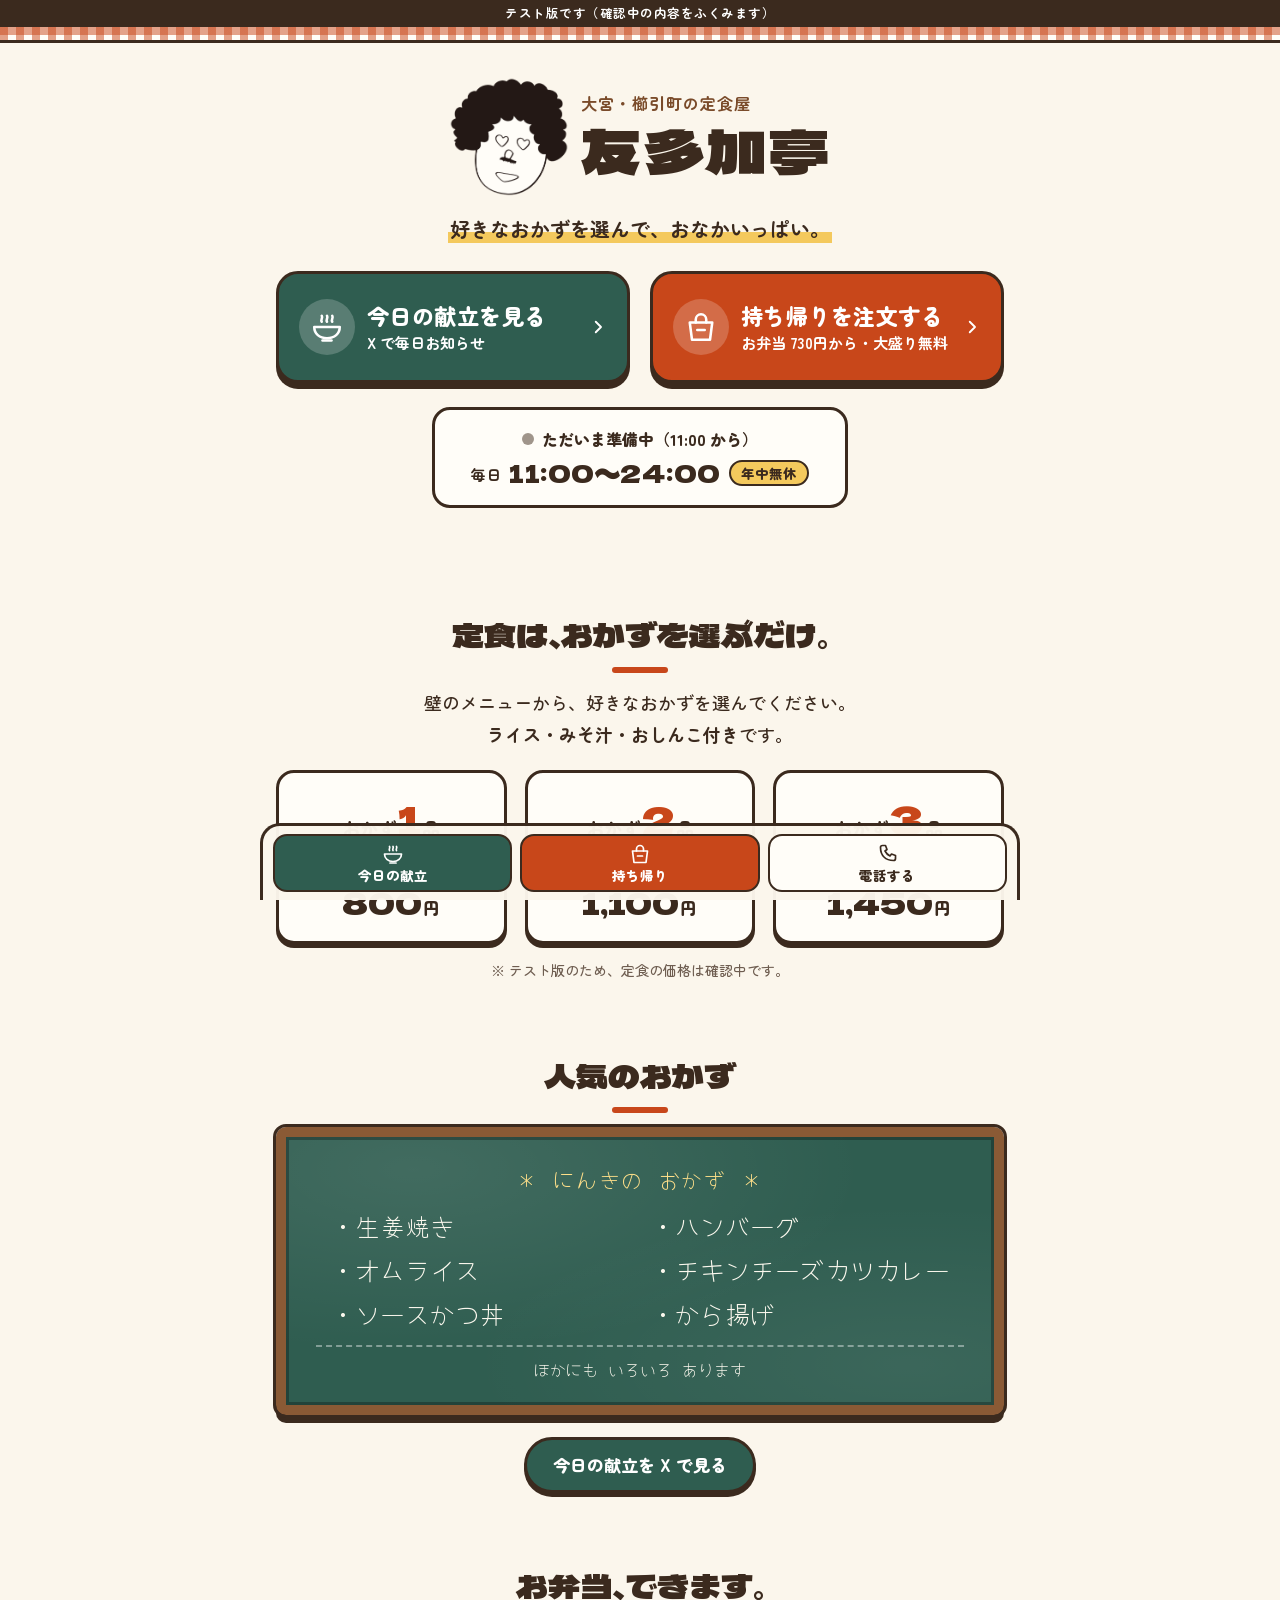
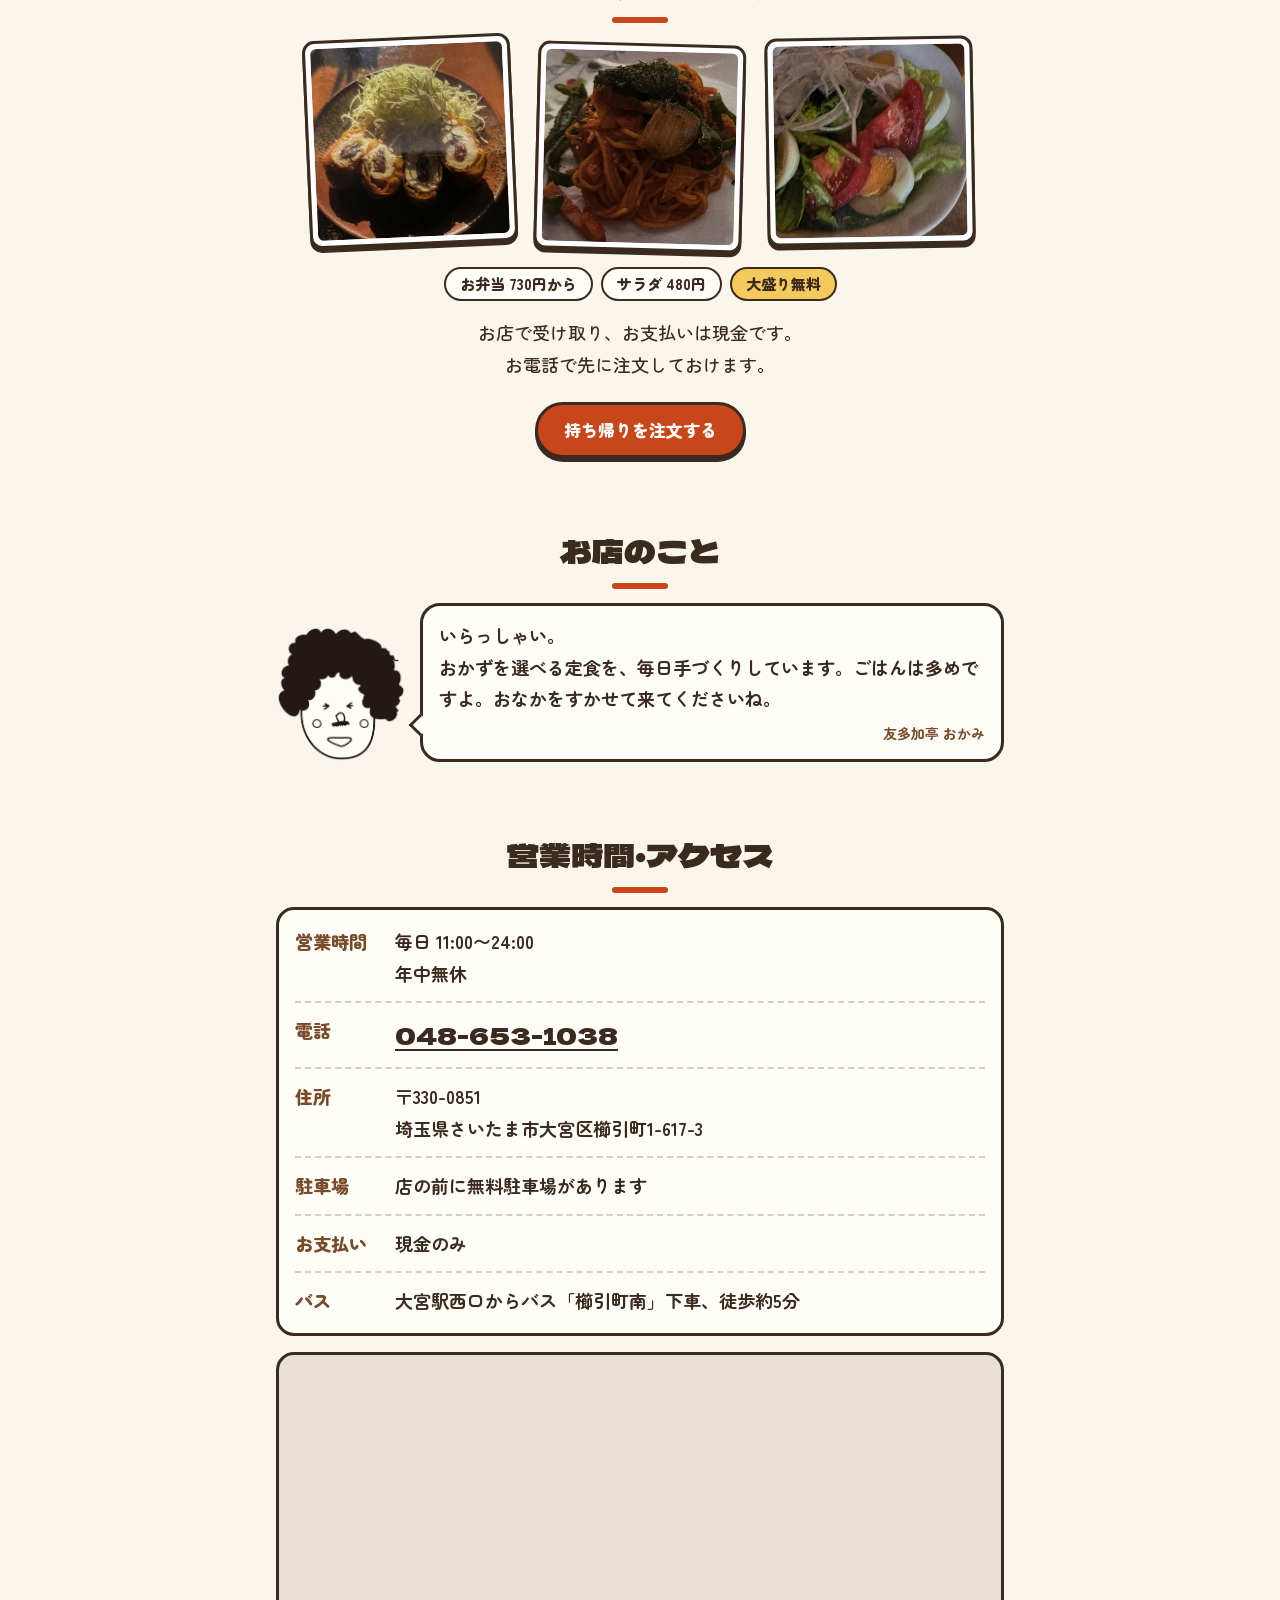
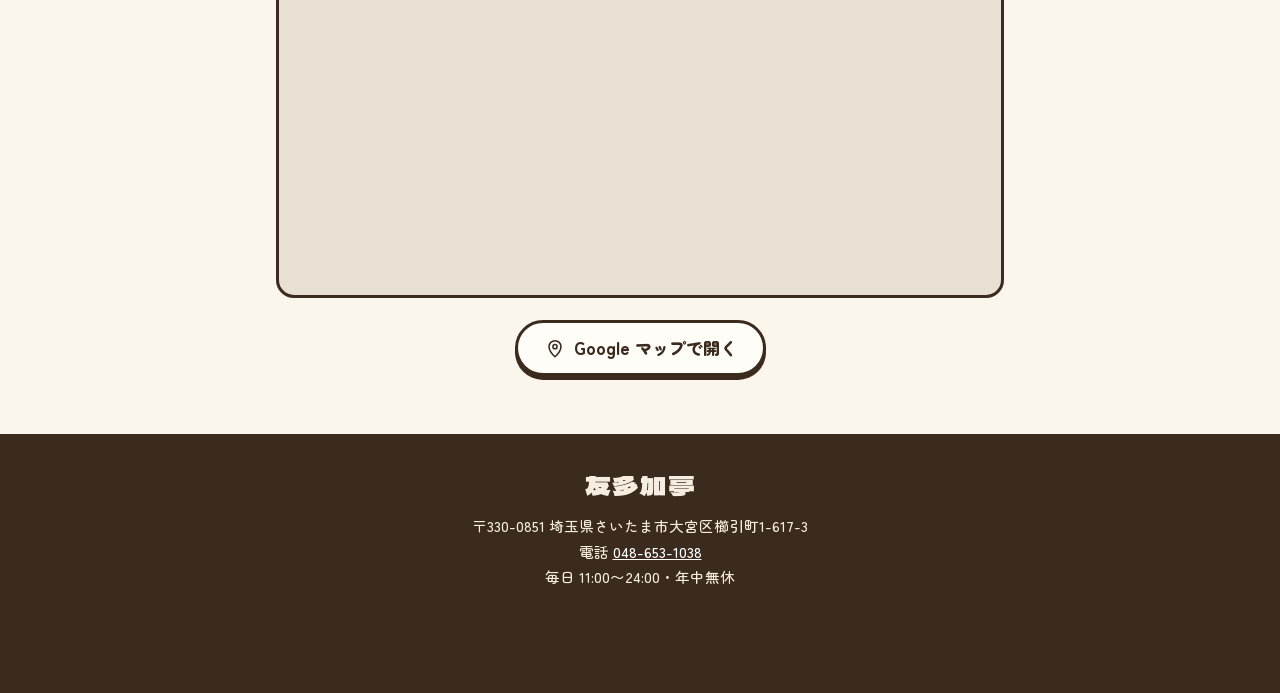
<file: index.html>
<!DOCTYPE html>
<html lang="ja">
<head>
  <meta charset="utf-8">
  <meta name="viewport" content="width=device-width, initial-scale=1, viewport-fit=cover">
  <title>友多加亭｜大宮・櫛引町の定食屋（お弁当の持ち帰りできます）</title>
  <meta name="description" content="さいたま市大宮区櫛引町の定食屋、友多加亭。好きなおかずを選べる、家庭的でボリュームのある定食。お弁当の持ち帰りもできます。毎日11:00〜24:00、年中無休。">
  <!-- テスト版：検索に載せない。本番公開のときにこの行を消す -->
  <meta name="robots" content="noindex, nofollow">
  <meta name="theme-color" content="#FBF6EC">
  <meta name="format-detection" content="telephone=no">
  <meta property="og:type" content="website">
  <meta property="og:title" content="友多加亭｜大宮・櫛引町の定食屋">
  <meta property="og:description" content="好きなおかずを選んで、おなかいっぱい。お弁当の持ち帰りもできます。">
  <link rel="icon" href="images/favicon.png" type="image/png">
  <link rel="preconnect" href="https://fonts.googleapis.com">
  <link rel="preconnect" href="https://fonts.gstatic.com" crossorigin>
  <link href="https://fonts.googleapis.com/css2?family=Dela+Gothic+One&family=Yomogi&family=Zen+Maru+Gothic:wght@500;700;900&display=swap" rel="stylesheet">
  <link rel="stylesheet" href="css/style.css?v=6">
  <script type="application/ld+json">
  {
    "@context": "https://schema.org",
    "@type": "Restaurant",
    "name": "友多加亭",
    "telephone": "+81-48-653-1038",
    "servesCuisine": "定食",
    "paymentAccepted": "現金",
    "address": {
      "@type": "PostalAddress",
      "postalCode": "330-0851",
      "addressRegion": "埼玉県",
      "addressLocality": "さいたま市大宮区",
      "streetAddress": "櫛引町1-617-3",
      "addressCountry": "JP"
    },
    "openingHoursSpecification": [{
      "@type": "OpeningHoursSpecification",
      "dayOfWeek": ["Monday", "Tuesday", "Wednesday", "Thursday", "Friday", "Saturday", "Sunday"],
      "opens": "11:00",
      "closes": "23:59"
    }]
  }
  </script>
</head>
<body>

<svg xmlns="http://www.w3.org/2000/svg" class="sprite" aria-hidden="true">
  <symbol id="i-bowl" viewBox="0 0 48 48" fill="none" stroke="currentColor" stroke-width="3.4" stroke-linecap="round" stroke-linejoin="round">
    <path d="M7 24h34c0 9-7 15-17 15S7 33 7 24z"/><path d="M18 42h12"/>
    <path d="M17 17c-2-3 2-5 0-8M24 17c-2-3 2-5 0-8M31 17c-2-3 2-5 0-8"/>
  </symbol>
  <symbol id="i-bag" viewBox="0 0 48 48" fill="none" stroke="currentColor" stroke-width="3.4" stroke-linecap="round" stroke-linejoin="round">
    <path d="M9 18h30l-3 23H12L9 18z"/><path d="M17 18v-4a7 7 0 0 1 14 0v4"/><path d="M19 28h10"/>
  </symbol>
  <symbol id="i-phone" viewBox="0 0 48 48" fill="none" stroke="currentColor" stroke-width="3.4" stroke-linecap="round" stroke-linejoin="round">
    <path d="M15 7h6l3 8-4 3c2 4 6 8 10 10l3-4 8 3v6c0 2-2 4-4 4C21 37 11 27 11 11c0-2 2-4 4-4z"/>
  </symbol>
  <symbol id="i-pin" viewBox="0 0 48 48" fill="none" stroke="currentColor" stroke-width="3.4" stroke-linecap="round" stroke-linejoin="round">
    <path d="M24 43s13-12 13-22a13 13 0 1 0-26 0c0 10 13 22 13 22z"/><circle cx="24" cy="21" r="4.5"/>
  </symbol>
  <symbol id="i-arrow" viewBox="0 0 48 48" fill="none" stroke="currentColor" stroke-width="5" stroke-linecap="round" stroke-linejoin="round">
    <path d="M18 10l14 14-14 14"/>
  </symbol>
</svg>

<p class="test-banner">テスト版です（確認中の内容をふくみます）</p>
<div class="gingham" aria-hidden="true"></div>

<header class="hero">
  <div class="brand">
    <img class="brand__mascot" src="images/mascot-love.png" width="557" height="560" alt="">
    <div class="brand__text">
      <p class="brand__area">大宮・櫛引町の定食屋</p>
      <h1 class="brand__name">友多加亭</h1>
    </div>
  </div>

  <p class="hero__copy"><span class="marker">好きなおかずを選んで、<wbr>おなかいっぱい。</span></p>

  <nav class="actions" aria-label="よく使うリンク">
    <a class="bigbtn bigbtn--menu" href="#" data-x>
      <span class="bigbtn__icon"><svg aria-hidden="true"><use href="#i-bowl"/></svg></span>
      <span class="bigbtn__text">
        <span class="bigbtn__main">今日の献立を見る</span>
        <span class="bigbtn__sub">X で毎日お知らせ</span>
      </span>
      <svg class="bigbtn__arrow" aria-hidden="true"><use href="#i-arrow"/></svg>
    </a>
    <a class="bigbtn bigbtn--takeout" href="takeout.html">
      <span class="bigbtn__icon"><svg aria-hidden="true"><use href="#i-bag"/></svg></span>
      <span class="bigbtn__text">
        <span class="bigbtn__main">持ち帰りを注文する</span>
        <span class="bigbtn__sub">お弁当 730円から・大盛り無料</span>
      </span>
      <svg class="bigbtn__arrow" aria-hidden="true"><use href="#i-arrow"/></svg>
    </a>
  </nav>

  <div class="hours" id="hours">
    <p class="status" id="status" aria-live="polite"><span class="status__dot" aria-hidden="true"></span><span id="status-text">営業時間</span></p>
    <p class="hours__time">毎日 <b data-hours>11:00〜24:00</b> <span class="hours__chip" data-holiday>年中無休</span></p>
  </div>
</header>

<main>
  <section class="sec" id="teishoku" aria-labelledby="teishoku-title">
    <h2 class="sec__title" id="teishoku-title">定食は、<wbr>おかずを選ぶだけ。</h2>
    <p class="sec__lead">壁のメニューから、<wbr><span class="nowrap">好きなおかずを選んでください。</span><br><b data-includes>ライス・みそ汁・おしんこ付き</b>です。</p>
    <ul class="plans" id="plans">
      <li class="plan"><span class="plan__count">おかず<b>1</b>品</span><span class="plan__price"><b>800</b>円</span></li>
      <li class="plan"><span class="plan__count">おかず<b>2</b>品</span><span class="plan__price"><b>1,100</b>円</span></li>
      <li class="plan"><span class="plan__count">おかず<b>3</b>品</span><span class="plan__price"><b>1,450</b>円</span></li>
    </ul>
    <p class="note">※ テスト版のため、定食の価格は確認中です。</p>
  </section>

  <section class="sec" id="popular" aria-labelledby="popular-title">
    <h2 class="sec__title" id="popular-title">人気のおかず</h2>
    <div class="board">
      <p class="board__title">＊ にんきの おかず ＊</p>
      <ul class="board__list" id="popular-list">
        <li>生姜焼き</li>
        <li>ハンバーグ</li>
        <li>オムライス</li>
        <li>チキンチーズカツカレー</li>
        <li>ソースかつ丼</li>
        <li>から揚げ</li>
      </ul>
      <p class="board__foot">ほかにも いろいろ あります</p>
    </div>
    <p class="sec__after"><a class="btn btn--green" href="#" data-x>今日の献立を X で見る</a></p>
  </section>

  <section class="sec" id="takeout" aria-labelledby="takeout-title">
    <h2 class="sec__title" id="takeout-title">お弁当、できます。</h2>
    <ul class="snaps">
      <li class="snap"><img src="images/food-1.webp" width="720" height="667" alt="友多加亭の揚げ物の一皿" loading="lazy"></li>
      <li class="snap"><img src="images/food-2.webp" width="720" height="645" alt="友多加亭のナポリタン" loading="lazy"></li>
      <li class="snap"><img src="images/food-3.webp" width="660" height="720" alt="友多加亭のサラダ" loading="lazy"></li>
    </ul>
    <ul class="tags">
      <li class="tag">お弁当 730円から</li>
      <li class="tag">サラダ 480円</li>
      <li class="tag tag--strong">大盛り無料</li>
    </ul>
    <p class="sec__lead">お店で受け取り、お支払いは現金です。<br>お電話で先に注文しておけます。</p>
    <p class="sec__after"><a class="btn btn--kaki" href="takeout.html">持ち帰りを注文する</a></p>
  </section>

  <section class="sec" id="about" aria-labelledby="about-title">
    <h2 class="sec__title" id="about-title">お店のこと</h2>
    <div class="about">
      <img class="about__mascot" src="images/mascot-wink.png" width="533" height="560" alt="" loading="lazy">
      <div class="bubble">
        <p>いらっしゃい。<br>おかずを選べる定食を、毎日手づくりしています。ごはんは多めですよ。おなかをすかせて来てくださいね。</p>
        <p class="bubble__sign">友多加亭 おかみ</p>
      </div>
    </div>
  </section>

  <section class="sec" id="access" aria-labelledby="access-title">
    <h2 class="sec__title" id="access-title">営業時間・アクセス</h2>
    <dl class="info">
      <div class="info__row"><dt>営業時間</dt><dd>毎日 <span data-hours>11:00〜24:00</span><br><span data-holiday>年中無休</span></dd></div>
      <div class="info__row"><dt>電話</dt><dd><a class="tel" href="tel:0486531038" data-tel>048-653-1038</a></dd></div>
      <div class="info__row"><dt>住所</dt><dd>〒<span data-postal>330-0851</span><br><span data-address>埼玉県さいたま市大宮区櫛引町1-617-3</span></dd></div>
      <div class="info__row"><dt>駐車場</dt><dd>店の前に無料駐車場があります</dd></div>
      <div class="info__row"><dt>お支払い</dt><dd>現金のみ</dd></div>
      <div class="info__row"><dt>バス</dt><dd>大宮駅西口からバス「櫛引町南」下車、徒歩約5分</dd></div>
    </dl>
    <div class="map">
      <iframe title="友多加亭の地図" loading="lazy" referrerpolicy="no-referrer-when-downgrade"
        src="https://www.google.com/maps?q=%E5%8F%8B%E5%A4%9A%E5%8A%A0%E4%BA%AD%20%E3%81%95%E3%81%84%E3%81%9F%E3%81%BE%E5%B8%82%E5%A4%A7%E5%AE%AE%E5%8C%BA%E6%AB%9B%E5%BC%95%E7%94%BA1-617-3&z=16&output=embed"></iframe>
    </div>
    <p class="sec__after"><a class="btn btn--paper" href="#" data-map target="_blank" rel="noopener"><svg aria-hidden="true"><use href="#i-pin"/></svg>Google マップで開く</a></p>
  </section>
</main>

<footer class="footer">
  <p class="footer__name">友多加亭</p>
  <p>〒330-0851 埼玉県さいたま市大宮区櫛引町1-617-3</p>
  <p>電話 <a href="tel:0486531038" data-tel>048-653-1038</a></p>
  <p>毎日 11:00〜24:00・年中無休</p>
</footer>

<nav class="dock" id="dock" aria-label="クイックメニュー">
  <a class="dock__btn dock__btn--menu" href="#" data-x><svg aria-hidden="true"><use href="#i-bowl"/></svg>今日の献立</a>
  <a class="dock__btn dock__btn--takeout" href="takeout.html"><svg aria-hidden="true"><use href="#i-bag"/></svg>持ち帰り</a>
  <a class="dock__btn dock__btn--tel" href="tel:0486531038" data-tel="keep"><svg aria-hidden="true"><use href="#i-phone"/></svg>電話する</a>
</nav>

<dialog class="note" id="x-note" aria-labelledby="x-note-title">
  <img src="images/mascot-wink.png" width="533" height="560" alt="" class="note__mascot">
  <h2 id="x-note-title">X は準備中です</h2>
  <p>もうすぐ、今日の献立を X でお知らせします。<br>それまでは、お電話でお聞きください。</p>
  <p><a class="btn btn--paper" href="tel:0486531038" data-tel="keep"><svg aria-hidden="true"><use href="#i-phone"/></svg>048-653-1038</a></p>
  <form method="dialog"><button class="btn btn--ink" type="submit">とじる</button></form>
</dialog>

<script src="js/shop-data.js?v=6"></script>
<script src="js/main.js?v=6"></script>
</body>
</html>
</file>
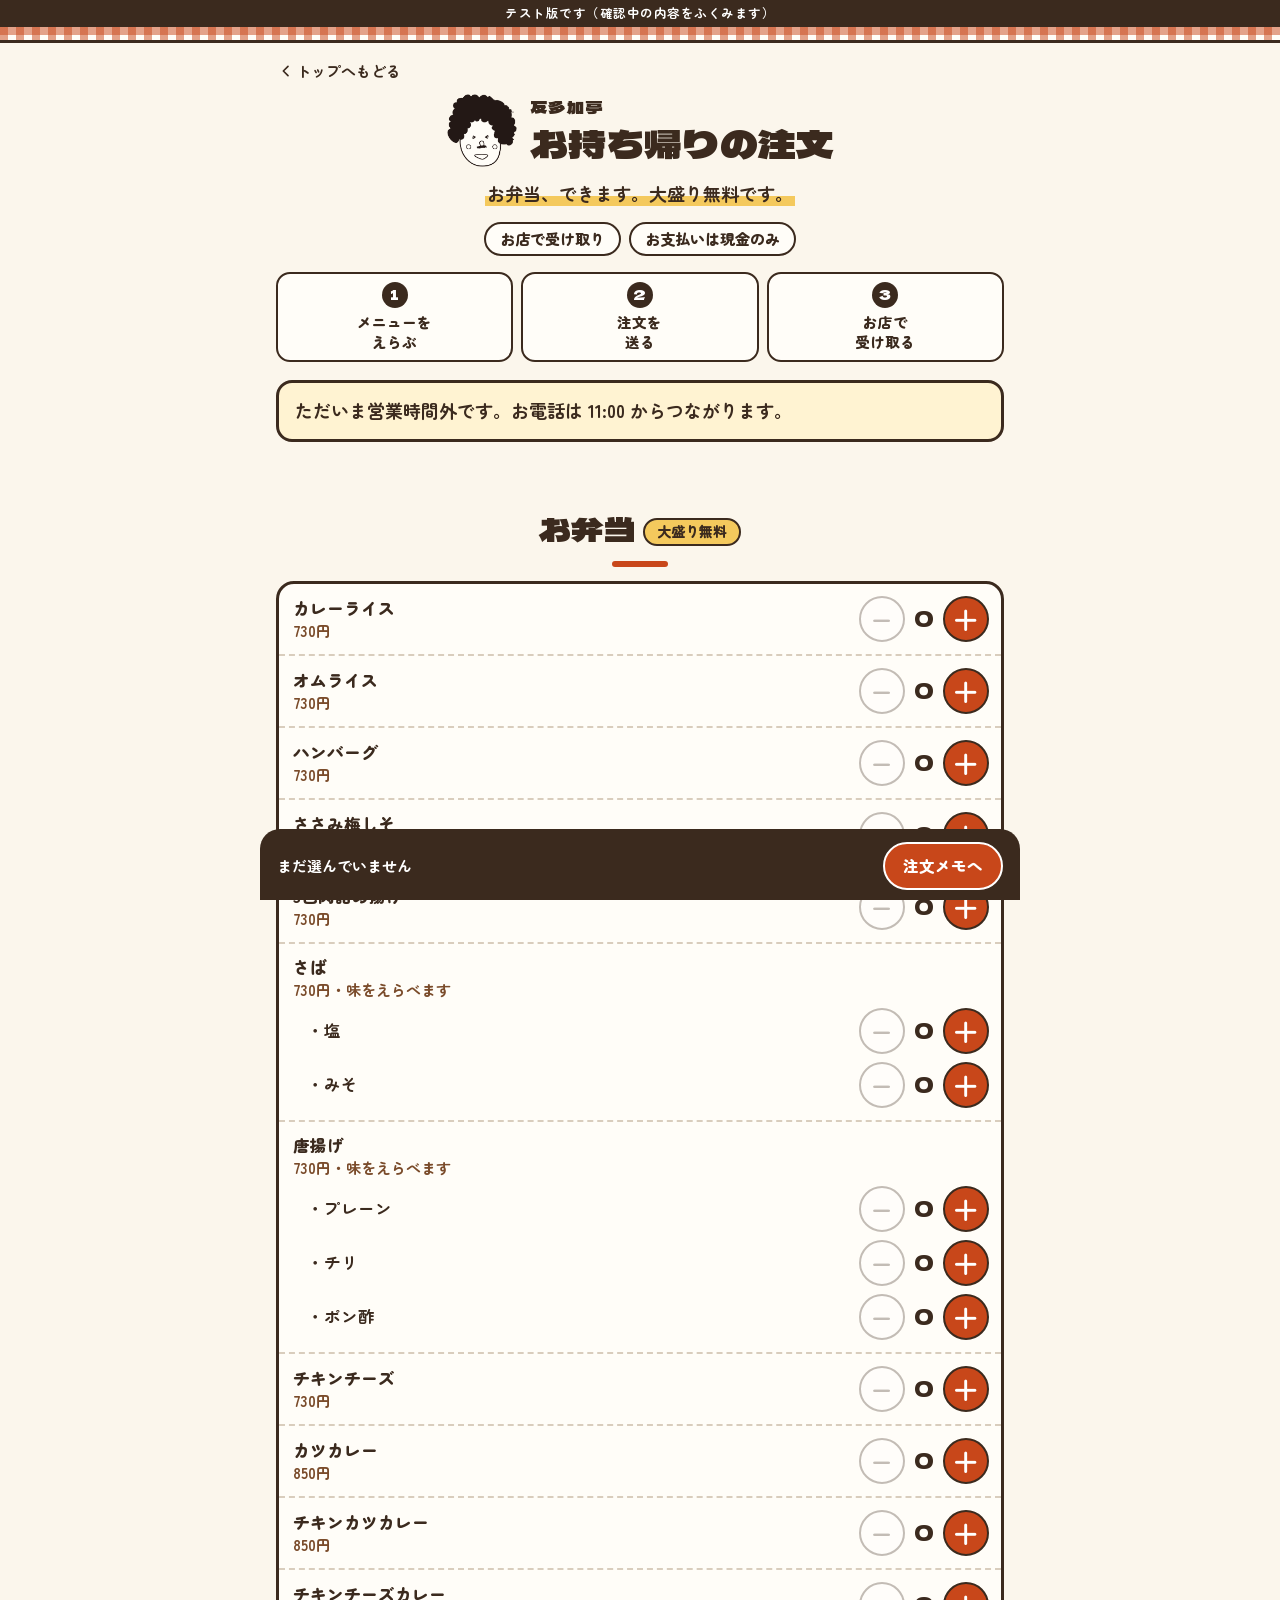
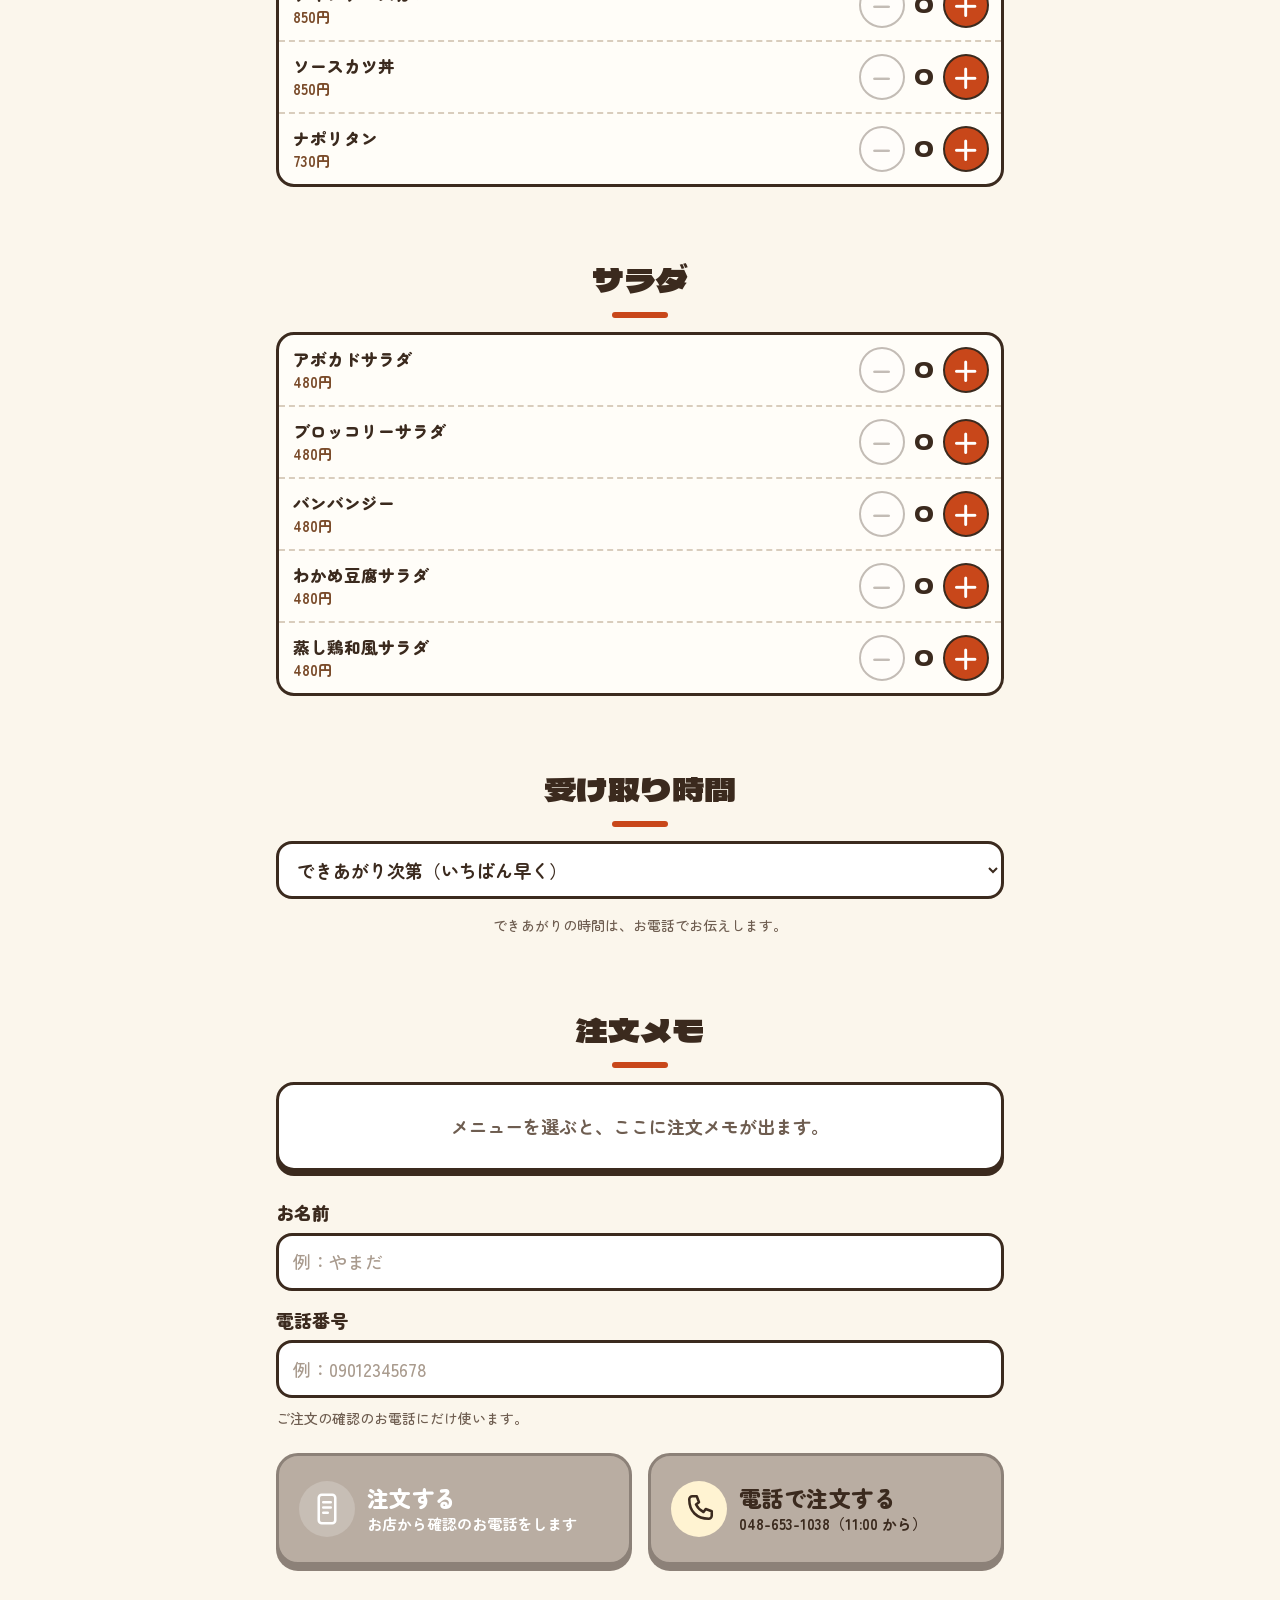
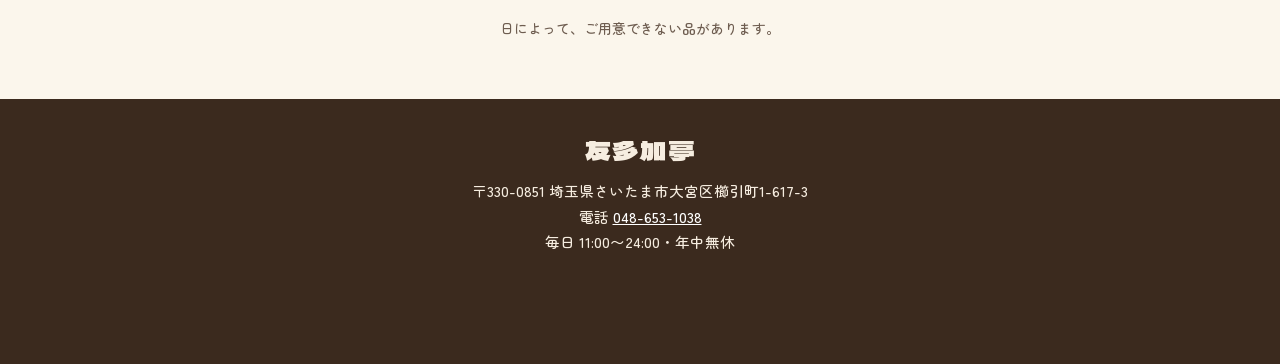
<file: takeout.html>
<!DOCTYPE html>
<html lang="ja">
<head>
  <meta charset="utf-8">
  <meta name="viewport" content="width=device-width, initial-scale=1, viewport-fit=cover">
  <title>お持ち帰りの注文｜友多加亭</title>
  <meta name="description" content="友多加亭のお持ち帰りメニュー。お弁当は730円から、大盛り無料。画面で選んで、お電話でご注文ください。お店で受け取り、お支払いは現金のみです。">
  <!-- テスト版：検索に載せない。本番公開のときにこの行を消す -->
  <meta name="robots" content="noindex, nofollow">
  <meta name="theme-color" content="#FBF6EC">
  <meta name="format-detection" content="telephone=no">
  <link rel="icon" href="images/favicon.png" type="image/png">
  <link rel="preconnect" href="https://fonts.googleapis.com">
  <link rel="preconnect" href="https://fonts.gstatic.com" crossorigin>
  <link href="https://fonts.googleapis.com/css2?family=Dela+Gothic+One&family=Yomogi&family=Zen+Maru+Gothic:wght@500;700;900&display=swap" rel="stylesheet">
  <link rel="stylesheet" href="css/style.css?v=6">
</head>
<body>

<svg xmlns="http://www.w3.org/2000/svg" class="sprite" aria-hidden="true">
  <symbol id="i-phone" viewBox="0 0 48 48" fill="none" stroke="currentColor" stroke-width="3.4" stroke-linecap="round" stroke-linejoin="round">
    <path d="M15 7h6l3 8-4 3c2 4 6 8 10 10l3-4 8 3v6c0 2-2 4-4 4C21 37 11 27 11 11c0-2 2-4 4-4z"/>
  </symbol>
  <symbol id="i-show" viewBox="0 0 48 48" fill="none" stroke="currentColor" stroke-width="3.4" stroke-linecap="round" stroke-linejoin="round">
    <rect x="13" y="5" width="22" height="38" rx="4"/><path d="M19 15h10M19 22h10M19 29h6"/>
  </symbol>
  <symbol id="i-arrow" viewBox="0 0 48 48" fill="none" stroke="currentColor" stroke-width="5" stroke-linecap="round" stroke-linejoin="round">
    <path d="M18 10l14 14-14 14"/>
  </symbol>
</svg>

<p class="test-banner">テスト版です（確認中の内容をふくみます）</p>
<div class="gingham" aria-hidden="true"></div>

<header class="subhead">
  <p class="subhead__top"><a class="back" href="index.html"><svg aria-hidden="true"><use href="#i-arrow"/></svg>トップへもどる</a></p>
  <div class="brand">
    <img class="brand__mascot" src="images/mascot-wink.png" width="533" height="560" alt="">
    <div class="brand__text">
      <p class="brand__area">友多加亭</p>
      <h1 class="subhead__title">お持ち帰りの注文</h1>
    </div>
  </div>
  <p class="subhead__copy"><span class="marker">お弁当、できます。大盛り無料です。</span></p>
  <ul class="tags">
    <li class="tag">お店で受け取り</li>
    <li class="tag">お支払いは現金のみ</li>
  </ul>
  <ol class="steps" aria-label="注文の流れ">
    <li>メニューを<br>えらぶ</li>
    <li>注文を<br>送る</li>
    <li>お店で<br>受け取る</li>
  </ol>
</header>

<p class="alert" id="closed-note" hidden>ただいま営業時間外です。お電話は <span data-open>11:00</span> からつながります。</p>

<main>
  <section class="sec sec--order" aria-labelledby="bento-title">
    <h2 class="sec__title" id="bento-title">お弁当<span class="sec__badge">大盛り無料</span></h2>
    <div class="menu" id="bento-list"></div>
  </section>

  <section class="sec sec--order" aria-labelledby="salad-title">
    <h2 class="sec__title" id="salad-title">サラダ</h2>
    <div class="menu" id="salad-list"></div>
  </section>

  <section class="sec sec--order" aria-labelledby="time-title">
    <h2 class="sec__title" id="time-title">受け取り時間</h2>
    <div class="field">
      <select id="pickup" aria-labelledby="time-title"></select>
    </div>
    <p class="note">できあがりの時間は、お電話でお伝えします。</p>
  </section>

  <section class="sec sec--order" id="memo" aria-labelledby="memo-title">
    <h2 class="sec__title" id="memo-title">注文メモ</h2>
    <div class="memo" aria-live="polite">
      <p class="memo__empty" id="memo-empty">メニューを選ぶと、ここに注文メモが出ます。</p>
      <div id="memo-body" hidden>
        <ul class="memo__list" id="memo-list"></ul>
        <p class="memo__line"><span>合計</span><span><b id="memo-total">0</b>円</span></p>
        <p class="memo__line memo__line--time"><span>受け取り</span><b id="memo-time"></b></p>
        <div class="memo__say">
          <span class="memo__say-label">お電話では、こう伝えてください</span>
          <span id="memo-say"></span>
        </div>
        <p class="memo__pay">お支払いは、受け取りのときに現金でお願いします。</p>
      </div>
    </div>

    <div class="who">
      <label class="who__field" for="cust-name">お名前</label>
      <input class="who__input" id="cust-name" type="text" autocomplete="name" maxlength="30" placeholder="例：やまだ">
      <label class="who__field" for="cust-tel">電話番号</label>
      <input class="who__input" id="cust-tel" type="tel" inputmode="tel" autocomplete="tel" maxlength="13" placeholder="例：09012345678">
      <input class="who__hp" id="cust-web" type="text" name="website" tabindex="-1" autocomplete="off" aria-hidden="true">
      <p class="who__note">ご注文の確認のお電話にだけ使います。</p>
    </div>

    <div class="send">
      <button class="bigbtn bigbtn--takeout" id="order" type="button">
        <span class="bigbtn__icon"><svg aria-hidden="true"><use href="#i-show"/></svg></span>
        <span class="bigbtn__text">
          <span class="bigbtn__main" id="order-main">注文する</span>
          <span class="bigbtn__sub">お店から確認のお電話をします</span>
        </span>
      </button>
      <a class="bigbtn bigbtn--paper" id="call" href="tel:0486531038" data-tel="keep">
        <span class="bigbtn__icon"><svg aria-hidden="true"><use href="#i-phone"/></svg></span>
        <span class="bigbtn__text">
          <span class="bigbtn__main">電話で注文する</span>
          <span class="bigbtn__sub" id="call-sub">048-653-1038</span>
        </span>
      </a>
    </div>
    <p class="hint" id="hint" role="status"></p>
    <p class="note">日によって、ご用意できない品があります。</p>
  </section>
</main>

<footer class="footer footer--order">
  <p class="footer__name">友多加亭</p>
  <p>〒330-0851 埼玉県さいたま市大宮区櫛引町1-617-3</p>
  <p>電話 <a href="tel:0486531038" data-tel>048-653-1038</a></p>
  <p>毎日 11:00〜24:00・年中無休</p>
</footer>

<div class="cartbar">
  <p class="cartbar__sum" id="cart-sum" aria-live="polite">まだ選んでいません</p>
  <a class="cartbar__go" href="#memo">注文メモへ</a>
</div>

<dialog class="note" id="result" aria-labelledby="result-title">
  <img src="images/mascot-love.png" width="557" height="560" alt="" class="note__mascot">
  <h2 id="result-title"></h2>
  <p id="result-text"></p>
  <p><a class="btn btn--paper" href="tel:0486531038" data-tel="keep"><svg aria-hidden="true"><use href="#i-phone"/></svg>048-653-1038</a></p>
  <form method="dialog"><button class="btn btn--ink" type="submit">とじる</button></form>
</dialog>

<script src="js/shop-data.js?v=6"></script>
<script src="js/main.js?v=6"></script>
<script src="js/takeout.js?v=6"></script>
</body>
</html>
</file>
<file: css/style.css>
/* 友多加亭 — 共通スタイル（トップページ／持ち帰りページ） */

:root {
  --cream: #FBF6EC;
  --paper: #FFFDF8;
  --ink: #3B2A1E;
  --wood: #7A4B2A;
  --green: #2F5D50;
  --kaki: #C8471A;
  --egg: #F4C95D;
  --egg-pale: #FFF3D2;
  --muted: #6E5D50;
  --dash: #D9CDBD;
  --open: #2E9B5B;
  --f-display: "Dela Gothic One", "Zen Maru Gothic", sans-serif;
  --f-body: "Zen Maru Gothic", "Hiragino Maru Gothic ProN", "Hiragino Sans", "Yu Gothic", "Meiryo", sans-serif;
  --f-chalk: "Yomogi", "Zen Maru Gothic", sans-serif;
}

*, *::before, *::after { box-sizing: border-box; }

html { -webkit-text-size-adjust: 100%; scroll-behavior: smooth; }

body {
  margin: 0;
  background: var(--cream);
  color: var(--ink);
  font-family: var(--f-body);
  font-weight: 500;
  font-size: 17px;
  line-height: 1.75;
  -webkit-font-smoothing: antialiased;
  overflow-wrap: anywhere;
}

img { max-width: 100%; height: auto; display: block; }
a { color: inherit; }
p { margin: 0; }
h1, h2 { margin: 0; }
wbr { display: inline; }
.nowrap { display: inline-block; }

:focus-visible { outline: 4px solid #1B6FD6; outline-offset: 3px; border-radius: 6px; }

.sprite { position: absolute; width: 0; height: 0; overflow: hidden; }

/* ---------- 上部の帯 ---------- */

.test-banner {
  background: var(--ink);
  color: #fff;
  font-size: 12.5px;
  font-weight: 700;
  line-height: 1.5;
  text-align: center;
  padding: 4px 12px;
  letter-spacing: .04em;
}

/* 食堂のテーブルクロス風のチェック */
.gingham {
  height: 16px;
  background-color: var(--paper);
  background-image:
    linear-gradient(90deg, rgba(200, 71, 26, .5) 50%, transparent 50%),
    linear-gradient(rgba(200, 71, 26, .5) 50%, transparent 50%);
  background-size: 16px 16px;
  border-bottom: 3px solid var(--ink);
}

/* ---------- ファーストビュー ---------- */

.hero {
  max-width: 760px;
  margin: 0 auto;
  padding: 16px 16px 26px;
  text-align: center;
}

.brand { display: flex; align-items: center; justify-content: center; gap: 12px; }
.brand__mascot { width: 84px; flex: none; }
.brand__text { text-align: left; }
.brand__area { font-size: 13.5px; font-weight: 700; color: var(--wood); letter-spacing: .06em; line-height: 1.4; }
.brand__name {
  font-family: var(--f-display);
  font-weight: 400;
  font-size: clamp(40px, 12.5vw, 60px);
  line-height: 1.12;
  letter-spacing: .04em;
}

.hero__copy { margin: 10px 0 16px; font-weight: 700; font-size: clamp(15.5px, 4.7vw, 20px); line-height: 1.6; }
.marker { background: linear-gradient(transparent 62%, var(--egg) 62%); padding: 0 2px; }

.actions { display: grid; gap: 16px; }

.bigbtn {
  --bg: var(--green);
  display: flex;
  align-items: center;
  gap: 12px;
  width: 100%;
  min-height: 92px;
  padding: 12px 14px;
  border: 3px solid var(--ink);
  border-radius: 22px;
  background: var(--bg);
  color: #fff;
  font: inherit;
  text-align: left;
  text-decoration: none;
  box-shadow: 0 6px 0 var(--ink);
  cursor: pointer;
  transition: transform .08s ease, box-shadow .08s ease;
}
.bigbtn:hover { filter: brightness(1.06); }
.bigbtn:active { transform: translateY(4px); box-shadow: 0 2px 0 var(--ink); }
.bigbtn--takeout { --bg: var(--kaki); }
.bigbtn--paper { --bg: var(--paper); color: var(--ink); }
.bigbtn.is-disabled { --bg: #B9ADA2; box-shadow: 0 6px 0 #8C8178; border-color: #8C8178; }

.bigbtn__icon {
  flex: none;
  display: grid;
  place-items: center;
  width: 46px;
  height: 46px;
  border-radius: 50%;
  background: rgba(255, 255, 255, .2);
}
.bigbtn--paper .bigbtn__icon { background: var(--egg-pale); }
.bigbtn__icon svg { width: 30px; height: 30px; }
.bigbtn__text { flex: 1; min-width: 0; display: flex; flex-direction: column; gap: 2px; }
.bigbtn__main { font-weight: 900; font-size: clamp(19px, 6.1vw, 26px); line-height: 1.25; letter-spacing: .02em; }
.bigbtn__sub { font-size: 13.5px; font-weight: 700; line-height: 1.4; }
.bigbtn__arrow { flex: none; width: 18px; height: 18px; }

.hours {
  margin-top: 24px;
  padding: 10px 14px 12px;
  background: var(--paper);
  border: 3px solid var(--ink);
  border-radius: 18px;
}
.status { display: inline-flex; align-items: center; gap: 8px; font-weight: 900; font-size: 16px; line-height: 1.5; }
.status__dot { width: 12px; height: 12px; border-radius: 50%; background: #A0958B; }
.status.is-open { color: #1F6E40; }
.status.is-open .status__dot { background: var(--open); animation: pulse 2s infinite; }
@keyframes pulse {
  0% { box-shadow: 0 0 0 0 rgba(46, 155, 91, .55); }
  70% { box-shadow: 0 0 0 9px rgba(46, 155, 91, 0); }
  100% { box-shadow: 0 0 0 0 rgba(46, 155, 91, 0); }
}
.hours__time { font-weight: 700; font-size: 15px; line-height: 1.5; }
.hours__time b { font-family: var(--f-display); font-weight: 400; font-size: 25px; letter-spacing: .02em; margin: 0 4px; vertical-align: -2px; }
.hours__chip {
  display: inline-block;
  padding: 1px 10px;
  border: 2px solid var(--ink);
  border-radius: 999px;
  background: var(--egg);
  font-weight: 900;
  font-size: 13.5px;
  vertical-align: 2px;
}

/* ---------- セクション共通 ---------- */

.sec { max-width: 760px; margin: 0 auto; padding: 46px 16px 6px; }
.sec__title {
  font-family: var(--f-display);
  font-weight: 400;
  font-size: clamp(24px, 7vw, 32px);
  line-height: 1.4;
  text-align: center;
  margin-bottom: 14px;
}
.sec__title::after {
  content: "";
  display: block;
  width: 56px;
  height: 6px;
  margin: 10px auto 0;
  border-radius: 3px;
  background: var(--kaki);
}
.sec__lead { text-align: center; margin-bottom: 20px; }
.sec__after { text-align: center; margin-top: 22px; }
.note { margin-top: 14px; font-size: 14px; color: var(--muted); text-align: center; }

.btn {
  display: inline-flex;
  align-items: center;
  justify-content: center;
  gap: 8px;
  min-height: 56px;
  padding: 10px 26px;
  border: 3px solid var(--ink);
  border-radius: 999px;
  background: var(--paper);
  color: var(--ink);
  font: inherit;
  font-weight: 900;
  font-size: 17px;
  line-height: 1.3;
  text-decoration: none;
  box-shadow: 0 4px 0 var(--ink);
  cursor: pointer;
  transition: transform .08s ease, box-shadow .08s ease;
}
.btn:active { transform: translateY(3px); box-shadow: 0 1px 0 var(--ink); }
.btn svg { width: 22px; height: 22px; flex: none; }
.btn--green { background: var(--green); color: #fff; }
.btn--kaki { background: var(--kaki); color: #fff; }
.btn--ink { background: var(--ink); color: #fff; }

/* ---------- 定食のしくみ ---------- */

.plans { list-style: none; margin: 0; padding: 0; display: grid; grid-template-columns: repeat(3, 1fr); gap: 10px; }
.plan {
  padding: 12px 4px;
  background: var(--paper);
  border: 3px solid var(--ink);
  border-radius: 18px;
  box-shadow: 0 4px 0 var(--ink);
  text-align: center;
  line-height: 1.4;
}
.plan__count { display: block; font-weight: 900; font-size: 14px; white-space: nowrap; }
.plan__count b { font-family: var(--f-display); font-weight: 400; font-size: 26px; color: var(--kaki); margin: 0 1px; }
.plan__dishes { display: flex; justify-content: center; gap: 4px; margin: 6px 0 8px; }
.plan__dish { width: 20px; height: 20px; border-radius: 50%; border: 3px solid var(--ink); background: var(--egg); }
.plan__price { display: block; font-weight: 900; font-size: 13.5px; white-space: nowrap; }
.plan__price b { font-family: var(--f-display); font-weight: 400; font-size: 18px; margin-right: 1px; }

/* ---------- 黒板 ---------- */

.board {
  padding: 18px 16px 16px;
  background-color: var(--green);
  background-image:
    radial-gradient(ellipse at 18% 12%, rgba(255, 255, 255, .09), transparent 55%),
    radial-gradient(ellipse at 88% 85%, rgba(255, 255, 255, .06), transparent 50%);
  border: 10px solid #8A5A35;
  border-radius: 10px;
  outline: 3px solid var(--ink);
  box-shadow: inset 0 0 0 3px rgba(0, 0, 0, .28), 0 8px 0 var(--ink);
  color: #FBF8EE;
  font-family: var(--f-chalk);
  line-height: 1.6;
}
.board__title { text-align: center; font-size: 21px; letter-spacing: .08em; color: #FFE08A; margin-bottom: 8px; }
.board__list { list-style: none; margin: 0 auto; padding: 0; display: grid; gap: 4px 20px; font-size: 21px; width: fit-content; }
.board__list li::before { content: "・"; }
.board__foot { margin-top: 12px; padding-top: 10px; border-top: 2px dashed rgba(255, 255, 255, .4); text-align: center; font-size: 16px; }

/* ---------- 持ち帰りの案内 ---------- */

.snaps { list-style: none; margin: 4px 0 22px; padding: 0 4px; display: grid; grid-template-columns: repeat(3, 1fr); gap: 10px; }
.snap { padding: 5px; background: #fff; border: 3px solid var(--ink); border-radius: 12px; box-shadow: 0 4px 0 var(--ink); }
.snap img { width: 100%; aspect-ratio: 1 / 1; object-fit: cover; border-radius: 6px; }
.snap:nth-child(1) { transform: rotate(-2.5deg); }
.snap:nth-child(2) { transform: rotate(1.5deg) translateY(6px); }
.snap:nth-child(3) { transform: rotate(-1deg); }

.tags { list-style: none; margin: 0 0 16px; padding: 0; display: flex; flex-wrap: wrap; justify-content: center; gap: 8px; }
.tag { padding: 3px 14px; background: var(--paper); border: 2.5px solid var(--ink); border-radius: 999px; font-weight: 900; font-size: 15px; line-height: 1.6; }
.tag--strong { background: var(--egg); }

/* ---------- お店のこと ---------- */

.about { display: flex; align-items: flex-end; gap: 14px; }
.about__mascot { width: 84px; flex: none; }
.bubble {
  position: relative;
  flex: 1;
  padding: 14px 16px;
  background: var(--paper);
  border: 3px solid var(--ink);
  border-radius: 20px;
  font-weight: 700;
}
.bubble::before {
  content: "";
  position: absolute;
  left: -11px;
  bottom: 26px;
  width: 16px;
  height: 16px;
  background: var(--paper);
  border-left: 3px solid var(--ink);
  border-bottom: 3px solid var(--ink);
  transform: rotate(45deg);
}
.bubble__sign { margin-top: 6px; text-align: right; font-size: 14px; color: var(--wood); }

/* ---------- 店舗情報 ---------- */

.info { margin: 0; padding: 4px 16px; background: var(--paper); border: 3px solid var(--ink); border-radius: 18px; }
.info__row { display: grid; grid-template-columns: 5em 1fr; gap: 10px; padding: 12px 0; border-bottom: 2px dashed var(--dash); }
.info__row:last-child { border-bottom: 0; }
.info dt { font-weight: 900; color: var(--wood); }
.info dd { margin: 0; font-weight: 700; }
.tel { font-family: var(--f-display); font-weight: 400; font-size: 19px; white-space: nowrap; text-decoration-thickness: 2px; text-underline-offset: 4px; }

.map { margin-top: 16px; border: 3px solid var(--ink); border-radius: 18px; overflow: hidden; aspect-ratio: 4 / 3; background: #E8E0D2; }
.map iframe { display: block; width: 100%; height: 100%; border: 0; }

/* ---------- フッター ---------- */

.footer { margin-top: 52px; padding: 28px 16px 104px; background: var(--ink); color: #F6EDE0; text-align: center; font-size: 14.5px; }
.footer__name { font-family: var(--f-display); font-size: 26px; letter-spacing: .06em; margin-bottom: 6px; }
.footer a { color: #fff; }

/* ---------- 画面下の固定バー（トップページ） ---------- */

.dock {
  position: fixed;
  left: 0; right: 0; bottom: 0;
  z-index: 20;
  display: grid;
  grid-template-columns: repeat(3, 1fr);
  gap: 8px;
  padding: 8px 10px calc(8px + env(safe-area-inset-bottom));
  background: rgba(251, 246, 236, .97);
  border-top: 3px solid var(--ink);
  transform: translateY(110%);
  visibility: hidden;
  transition: transform .25s ease, visibility .25s;
}
.dock.is-shown { transform: none; visibility: visible; }
.dock__btn {
  display: flex;
  flex-direction: column;
  align-items: center;
  justify-content: center;
  gap: 1px;
  min-height: 58px;
  border: 2.5px solid var(--ink);
  border-radius: 14px;
  background: var(--paper);
  color: var(--ink);
  font-weight: 900;
  font-size: 13.5px;
  line-height: 1.3;
  text-decoration: none;
}
.dock__btn svg { width: 24px; height: 24px; }
.dock__btn--menu { background: var(--green); color: #fff; }
.dock__btn--takeout { background: var(--kaki); color: #fff; }

/* ---------- ダイアログ ---------- */

dialog { color: var(--ink); font-family: var(--f-body); }
dialog::backdrop { background: rgba(59, 42, 30, .6); }

.note[open] { display: grid; gap: 12px; justify-items: center; }
dialog.note {
  width: min(92vw, 380px);
  padding: 22px 20px 20px;
  background: var(--paper);
  border: 3px solid var(--ink);
  border-radius: 22px;
  text-align: center;
}
dialog.note h2 { font-family: var(--f-display); font-weight: 400; font-size: 22px; }
.note__mascot { width: 92px; }

/* ==========================================================
   持ち帰り注文ページ
   ========================================================== */

.subhead { max-width: 760px; margin: 0 auto; padding: 6px 16px 0; text-align: center; }
.back { display: inline-flex; align-items: center; gap: 2px; min-height: 44px; padding: 6px 10px 6px 2px; font-weight: 700; font-size: 15px; text-decoration: none; }
.back svg { width: 16px; height: 16px; transform: rotate(180deg); }
.subhead__top { text-align: left; }
.subhead .brand__mascot { width: 72px; }
.subhead .brand__area { font-family: var(--f-display); font-weight: 400; font-size: 17px; color: var(--ink); letter-spacing: .08em; }
.subhead__title { font-family: var(--f-display); font-weight: 400; font-size: clamp(26px, 8vw, 38px); line-height: 1.25; }
.subhead__copy { margin: 10px 0 12px; font-weight: 700; }

.steps { list-style: none; margin: 4px 0 0; padding: 0; display: grid; grid-template-columns: repeat(3, 1fr); gap: 8px; counter-reset: step; }
.steps li { counter-increment: step; padding: 8px 4px; background: var(--paper); border: 2.5px solid var(--ink); border-radius: 14px; font-weight: 900; font-size: 14.5px; line-height: 1.4; }
.steps li::before {
  content: counter(step);
  display: grid;
  place-items: center;
  width: 26px;
  height: 26px;
  margin: 0 auto 4px;
  border-radius: 50%;
  background: var(--ink);
  color: #fff;
  font-family: var(--f-display);
  font-weight: 400;
  font-size: 14px;
}

.alert { max-width: 728px; margin: 18px 16px 0; padding: 12px 16px; background: var(--egg-pale); border: 3px solid var(--ink); border-radius: 16px; font-weight: 700; }
@media (min-width: 760px) { .alert { margin-left: auto; margin-right: auto; } }

.sec--order { padding-top: 34px; }
.sec__badge { display: inline-block; margin-left: 8px; padding: 2px 12px; background: var(--egg); border: 2.5px solid var(--ink); border-radius: 999px; font-family: var(--f-body); font-weight: 900; font-size: 14px; vertical-align: 5px; }

.menu { background: var(--paper); border: 3px solid var(--ink); border-radius: 18px; overflow: hidden; }
.item { padding: 12px 12px 12px 14px; border-bottom: 2px dashed var(--dash); transition: background-color .15s; }
.item:last-child { border-bottom: 0; }
.item.is-on { background: var(--egg-pale); }
.item__row { display: flex; align-items: center; gap: 10px; }
.item__info { flex: 1; min-width: 0; line-height: 1.4; }
.item__name { display: block; font-weight: 900; font-size: 16.5px; }
.item__price { display: block; font-weight: 700; font-size: 15px; color: var(--wood); }
.item__row--opt { margin-top: 8px; padding-left: 14px; }
.item__row--opt .item__name { font-size: 16.5px; font-weight: 700; }
.item__row--opt .item__name::before { content: "・"; }

.stepper { flex: none; display: flex; align-items: center; }
.stepper__btn {
  display: grid;
  place-items: center;
  width: 46px;
  height: 46px;
  padding: 0;
  border: 2.5px solid var(--ink);
  border-radius: 50%;
  background: #fff;
  color: var(--ink);
  font: inherit;
  font-weight: 900;
  font-size: 26px;
  line-height: 1;
  cursor: pointer;
}
.stepper__btn--plus { background: var(--kaki); color: #fff; }
.stepper__btn:disabled { opacity: .3; cursor: default; }
.stepper__btn:not(:disabled):active { transform: scale(.94); }
.stepper__num { width: 38px; text-align: center; font-family: var(--f-display); font-size: 21px; line-height: 1; }

.large { display: flex; align-items: center; gap: 8px; width: fit-content; margin: 8px 0 0 auto; padding: 4px 10px 4px 6px; min-height: 40px; font-weight: 700; font-size: 15.5px; cursor: pointer; }
.large input { width: 24px; height: 24px; margin: 0; accent-color: var(--kaki); }
.large[hidden] { display: none; }

.field select {
  width: 100%;
  min-height: 58px;
  padding: 10px 14px;
  border: 3px solid var(--ink);
  border-radius: 16px;
  background: #fff;
  color: var(--ink);
  font: inherit;
  font-weight: 700;
  font-size: 18px;
}

.memo { padding: 16px; background: #fff; border: 3px solid var(--ink); border-radius: 18px; box-shadow: 0 5px 0 var(--ink); }
.memo__empty { padding: 10px 0; text-align: center; color: var(--muted); font-weight: 700; }
.memo__list { list-style: none; margin: 0; padding: 0; }
.memo__list li { display: flex; justify-content: space-between; gap: 12px; padding: 8px 0; border-bottom: 2px dashed var(--dash); font-weight: 700; }
.memo__list span:last-child { flex: none; white-space: nowrap; }
.memo__line { display: flex; justify-content: space-between; align-items: baseline; gap: 12px; margin-top: 10px; font-weight: 900; }
.memo__line b { font-family: var(--f-display); font-weight: 400; font-size: 28px; }
.memo__line--time b { font-family: var(--f-body); font-weight: 900; font-size: 18px; }
.memo__say { margin-top: 14px; padding: 12px 14px; background: var(--egg-pale); border-radius: 14px; font-weight: 700; }
.memo__say-label { display: block; margin-bottom: 2px; font-size: 13.5px; font-weight: 900; color: var(--wood); }
.memo__pay { margin-top: 10px; text-align: center; font-size: 14.5px; font-weight: 700; color: var(--muted); }

.who { margin-top: 26px; }
.who__field { display: block; margin: 14px 0 4px; font-weight: 900; }
.who__input {
  width: 100%;
  min-height: 58px;
  padding: 10px 14px;
  border: 3px solid var(--ink);
  border-radius: 16px;
  background: #fff;
  color: var(--ink);
  font: inherit;
  font-weight: 700;
  font-size: 18px;
}
.who__input::placeholder { color: #A99B8E; font-weight: 500; }
.who__hp { position: absolute; left: -9999px; width: 1px; height: 1px; opacity: 0; }
.who__note { margin-top: 8px; font-size: 14px; color: var(--muted); }

.send { display: grid; gap: 16px; margin-top: 22px; }
.hint { margin-top: 12px; text-align: center; font-size: 14.5px; font-weight: 700; color: var(--kaki); min-height: 1.75em; }

.footer--order { padding-bottom: 110px; }

/* 画面下の合計バー */
.cartbar {
  position: fixed;
  left: 0; right: 0; bottom: 0;
  z-index: 20;
  display: flex;
  align-items: center;
  justify-content: space-between;
  gap: 10px;
  padding: 10px 14px calc(10px + env(safe-area-inset-bottom));
  background: var(--ink);
  color: #fff;
}
.cartbar__sum { font-weight: 700; font-size: 15px; line-height: 1.3; }
.cartbar__sum b { font-family: var(--f-display); font-weight: 400; font-size: 23px; margin: 0 2px 0 6px; }
.cartbar__go {
  flex: none;
  display: inline-flex;
  align-items: center;
  min-height: 48px;
  padding: 6px 18px;
  border: 2.5px solid #fff;
  border-radius: 999px;
  background: var(--kaki);
  color: #fff;
  font-weight: 900;
  font-size: 15.5px;
  text-decoration: none;
}

/* 店で見せる画面 */
dialog.show {
  width: 100vw;
  height: 100vh;
  height: 100dvh;
  max-width: none;
  max-height: none;
  margin: 0;
  padding: 22px 18px 28px;
  border: 0;
  background: var(--paper);
  overflow: auto;
}
.show__inner { max-width: 640px; margin: 0 auto; }
.show__head { display: flex; align-items: center; gap: 12px; margin-bottom: 14px; }
.show__head img { width: 64px; flex: none; }
.show__title { font-family: var(--f-display); font-weight: 400; font-size: 26px; line-height: 1.3; }
.show__list { list-style: none; margin: 0; padding: 0; border-top: 3px solid var(--ink); }
.show__list li { display: flex; justify-content: space-between; gap: 14px; padding: 12px 0; border-bottom: 2px dashed var(--dash); font-weight: 900; font-size: 25px; line-height: 1.35; }
.show__list span:last-child { flex: none; white-space: nowrap; }
.show__line { display: flex; justify-content: space-between; align-items: baseline; gap: 12px; margin-top: 14px; font-weight: 900; font-size: 20px; }
.show__line b { font-family: var(--f-display); font-weight: 400; font-size: 36px; }
.show__line--time b { font-family: var(--f-body); font-weight: 900; font-size: 26px; }
.show__pay { margin: 16px 0 22px; padding: 10px; background: var(--egg); border: 3px solid var(--ink); border-radius: 14px; text-align: center; font-weight: 900; font-size: 19px; }
.show__close { text-align: center; }

/* ---------- 画面幅ごとの調整 ---------- */

@media (max-width: 339px) {
  .bigbtn__arrow { display: none; }
  .plan__price b { font-size: 18px; }
}

@media (min-width: 480px) {
  .board__list { grid-template-columns: 1fr 1fr; }
  .about__mascot { width: 130px; }
  .plan__count { font-size: 16px; }
  .plan__count b { font-size: 32px; }
  .plan__price { font-size: 15px; }
  .plan__price b { font-size: 24px; }
  .tel { font-size: 23px; }
}

@media (min-width: 760px) {
  body { font-size: 18px; }
  .hero { padding-top: 34px; padding-bottom: 40px; }
  .brand__mascot { width: 120px; }
  .brand__area { font-size: 16px; }
  .hero__copy { margin: 16px 0 26px; }
  .actions { grid-template-columns: 1fr 1fr; gap: 20px; }
  .bigbtn { min-height: 112px; padding: 16px 20px; }
  .bigbtn__icon { width: 56px; height: 56px; }
  .bigbtn__icon svg { width: 36px; height: 36px; }
  .bigbtn__main { font-size: 22px; white-space: nowrap; }
  .bigbtn__sub { font-size: 15px; }
  .hours { width: fit-content; margin-left: auto; margin-right: auto; padding: 12px 36px 14px; }
  .sec { padding-top: 64px; }
  .plans { gap: 18px; }
  .plan { padding: 18px 8px; }
  .plan__count { font-size: 18px; }
  .plan__count b { font-size: 40px; }
  .plan__price { font-size: 17px; }
  .plan__price b { font-size: 30px; }
  .board { padding: 26px 30px 22px; }
  .board__list { font-size: 25px; }
  .snaps { gap: 22px; padding: 0 30px; }
  .send { grid-template-columns: 1fr 1fr; }
  .dock, .cartbar { left: 50%; right: auto; width: min(100%, 760px); transform: translate(-50%, 110%); border: 3px solid var(--ink); border-bottom: 0; border-radius: 20px 20px 0 0; }
  .dock.is-shown { transform: translate(-50%, 0); }
  .cartbar { transform: translate(-50%, 0); }
}

@media (prefers-reduced-motion: reduce) {
  html { scroll-behavior: auto; }
  * { animation: none !important; transition: none !important; }
}
</file>
